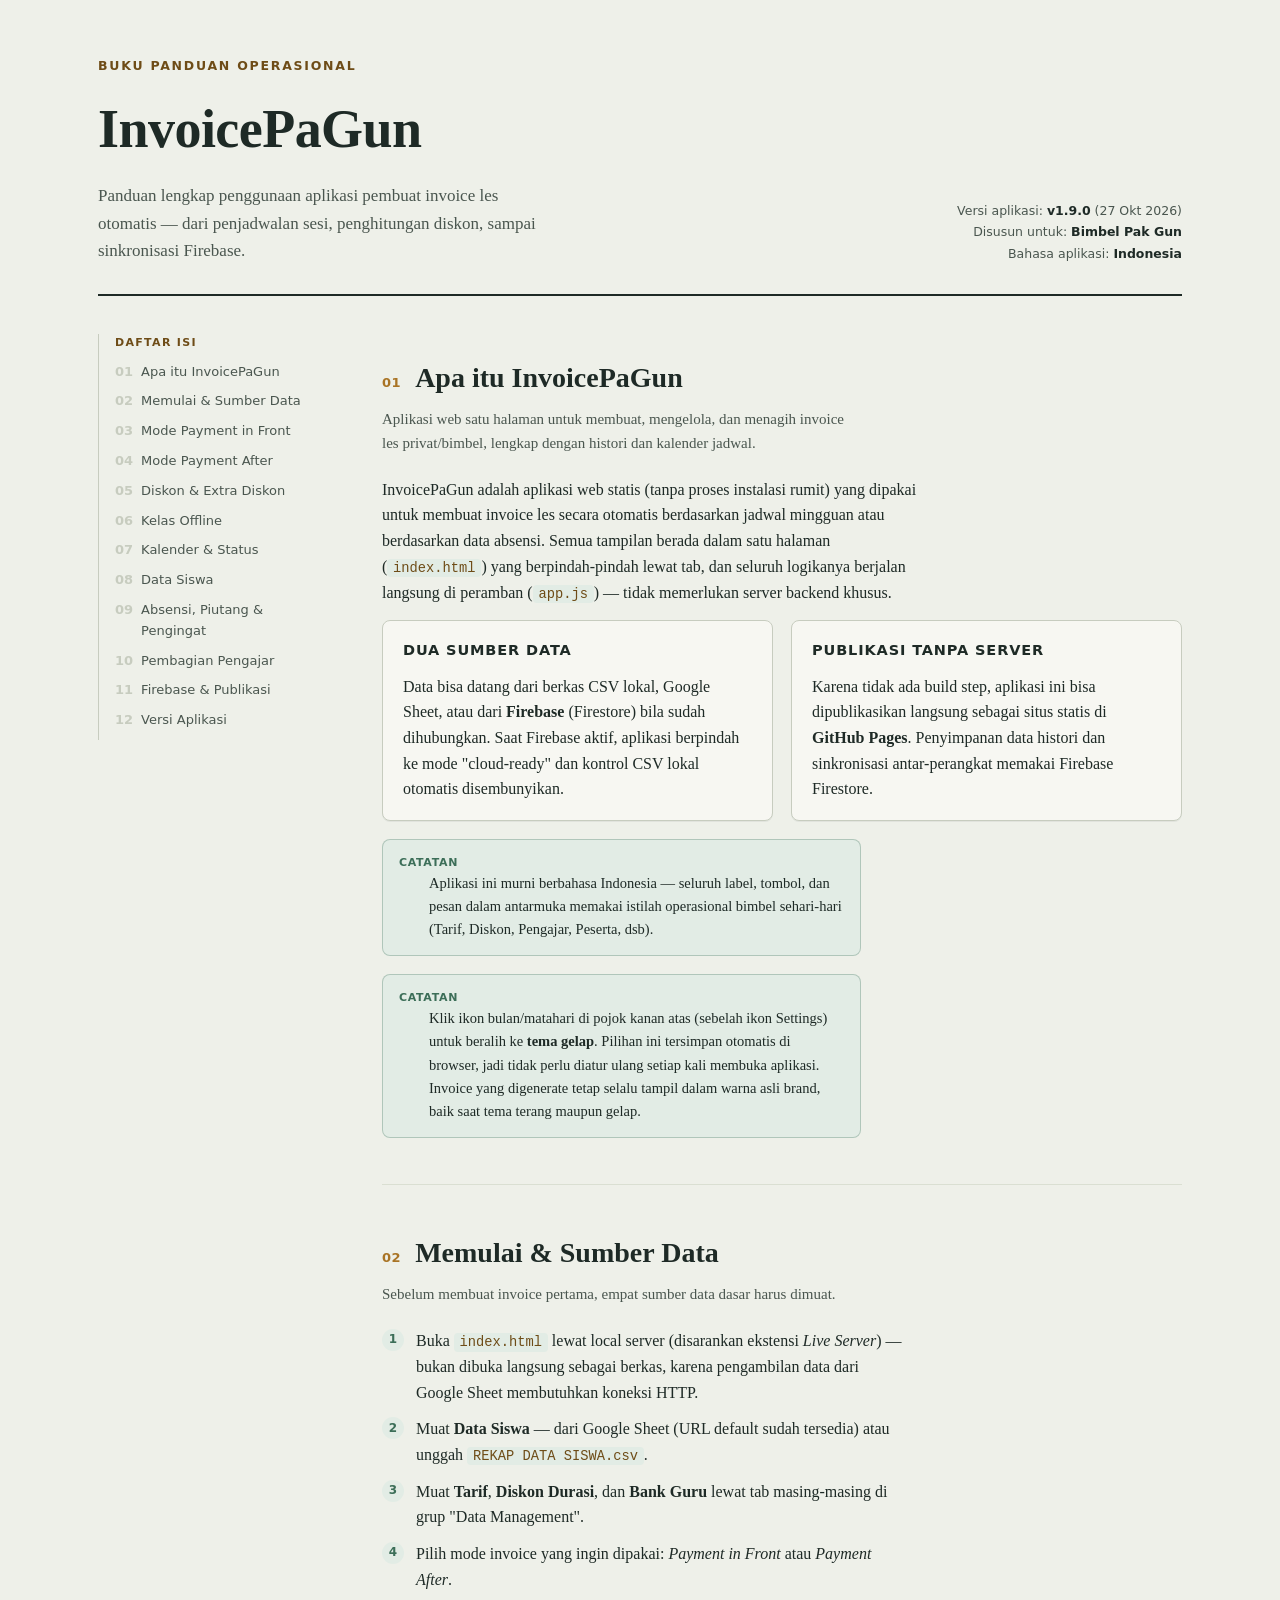
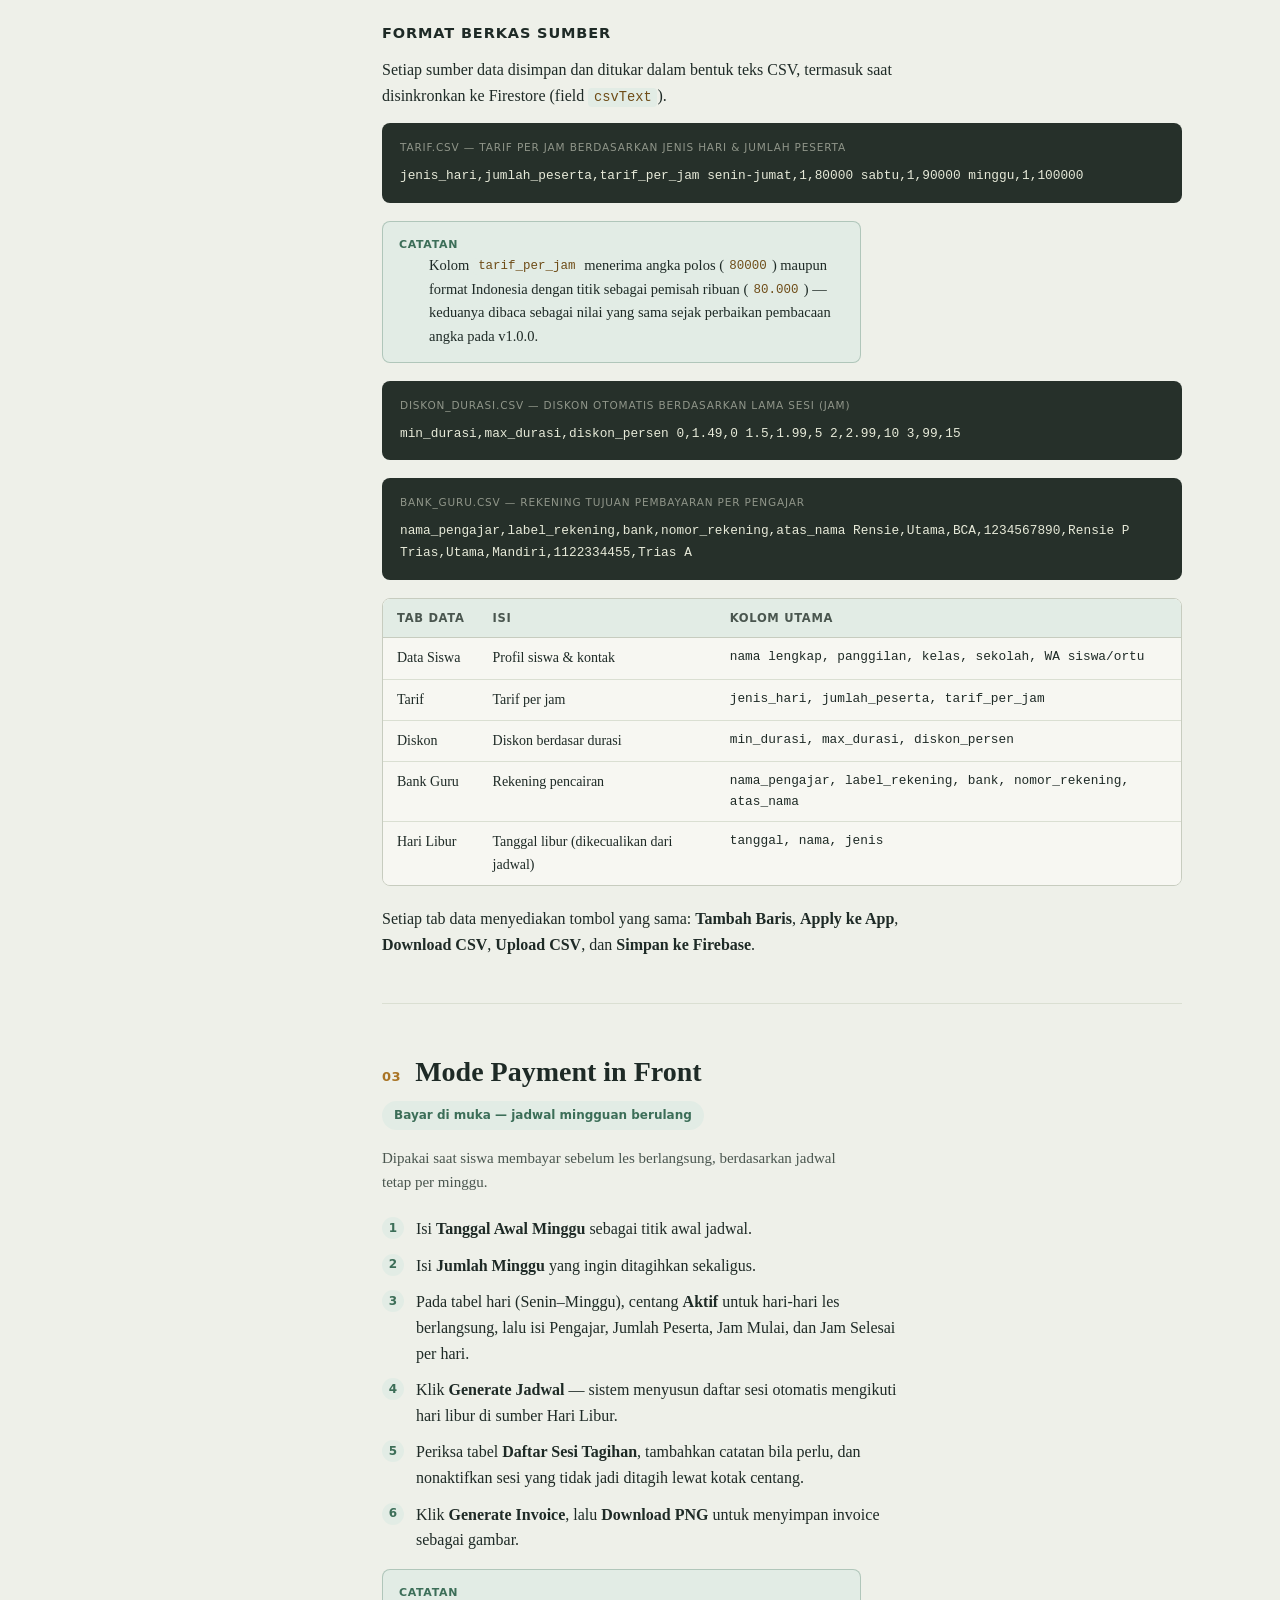
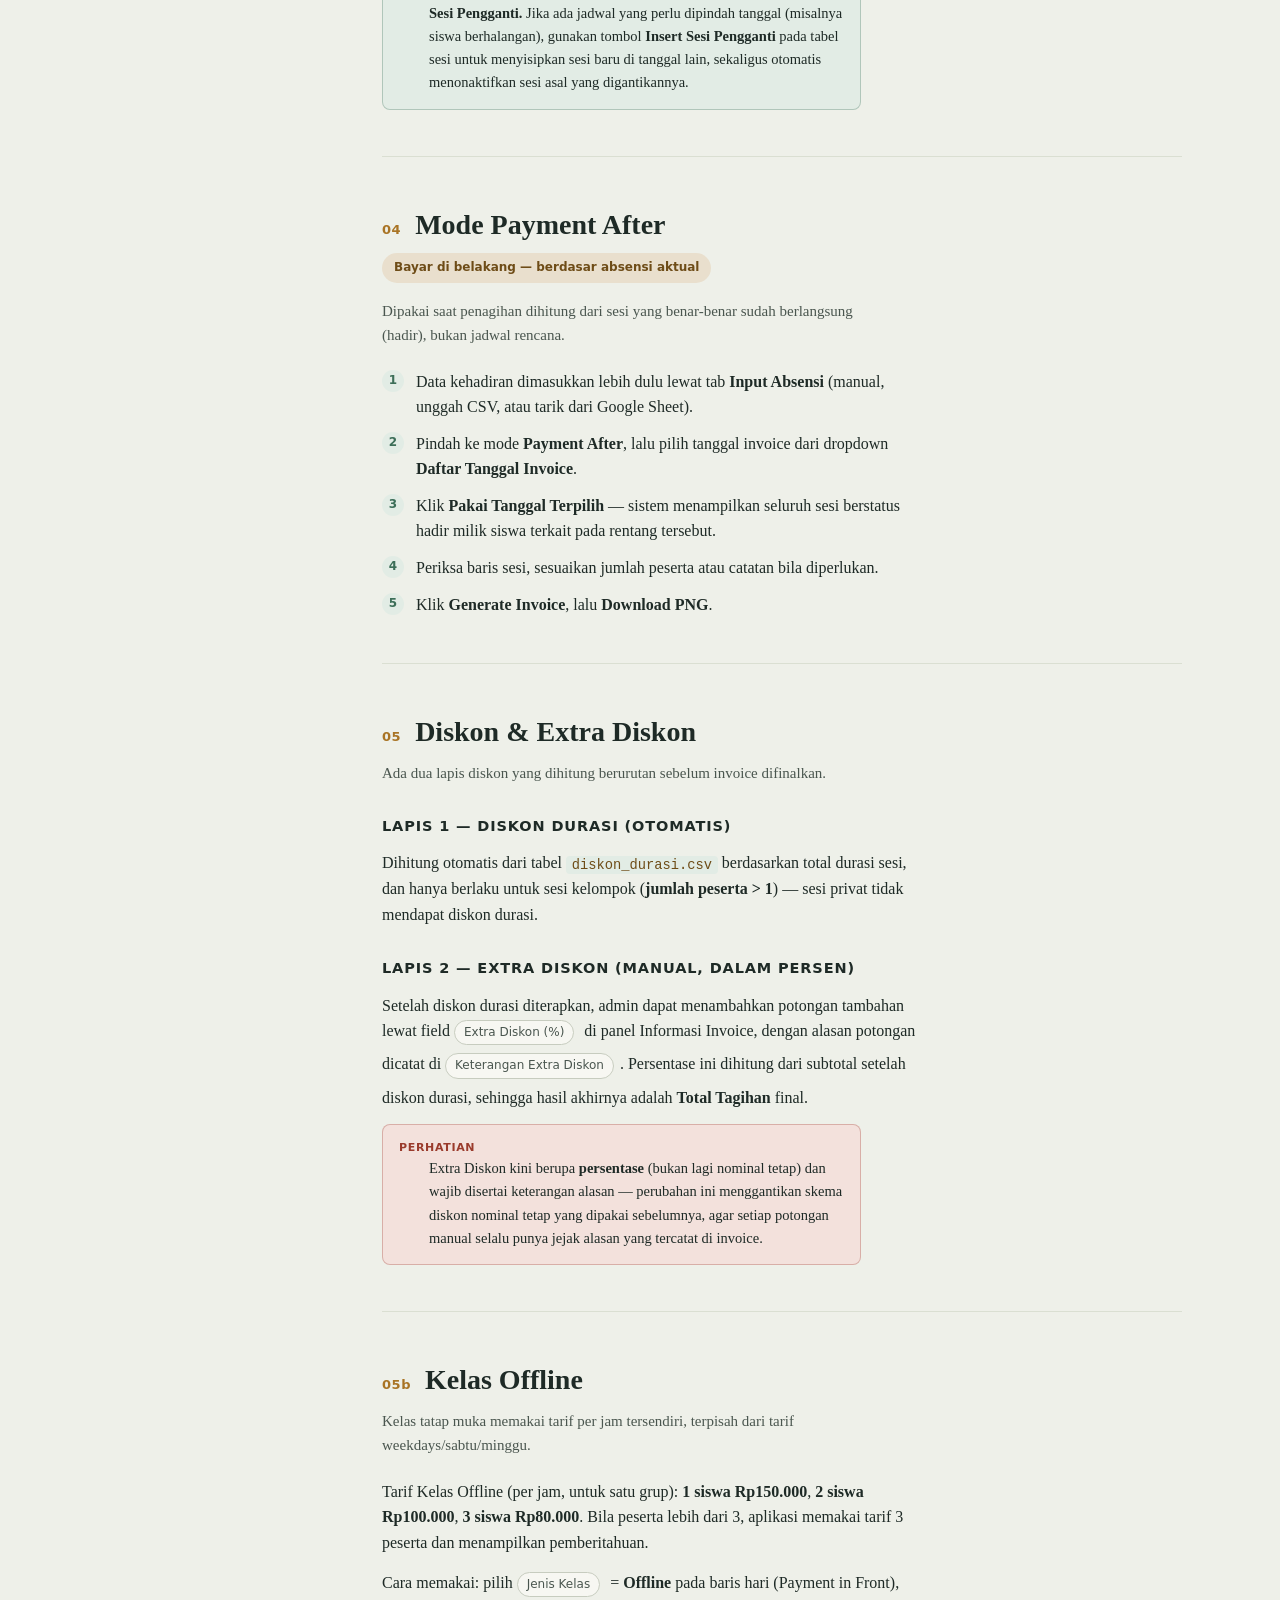
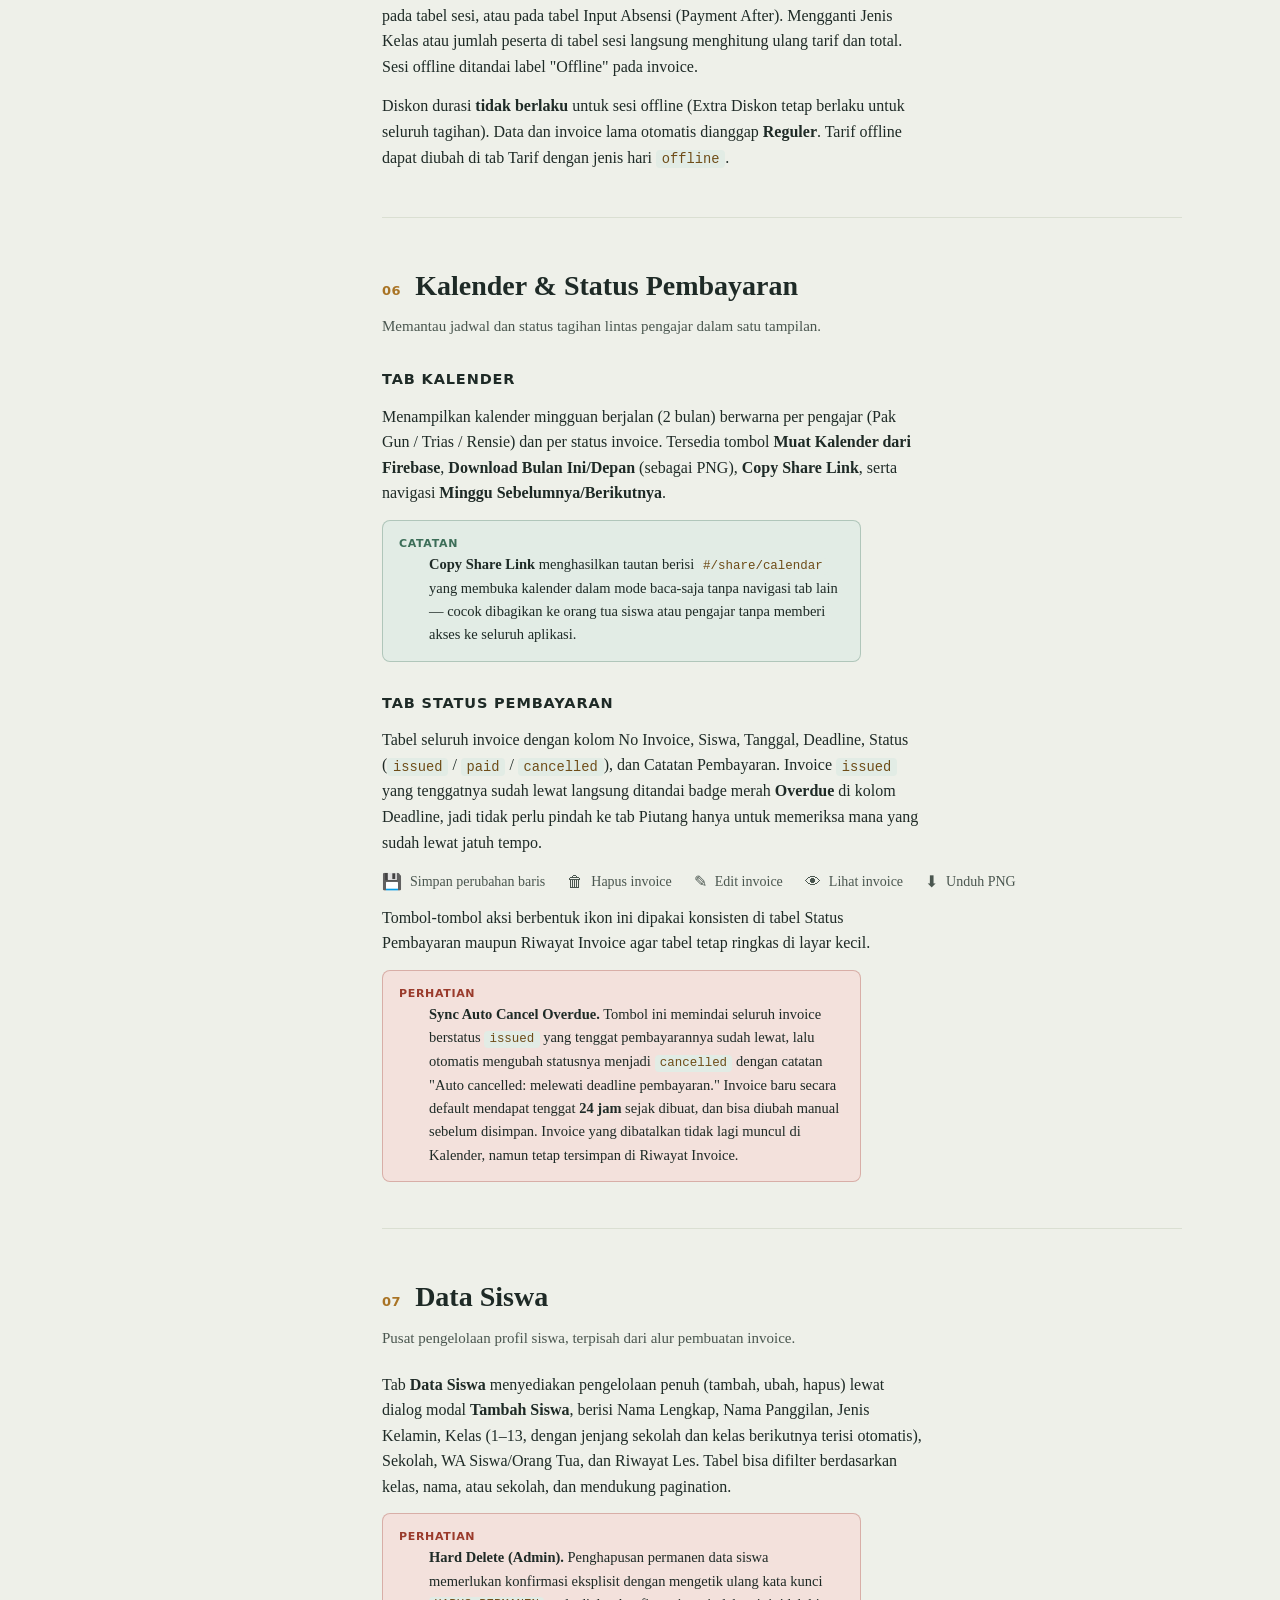
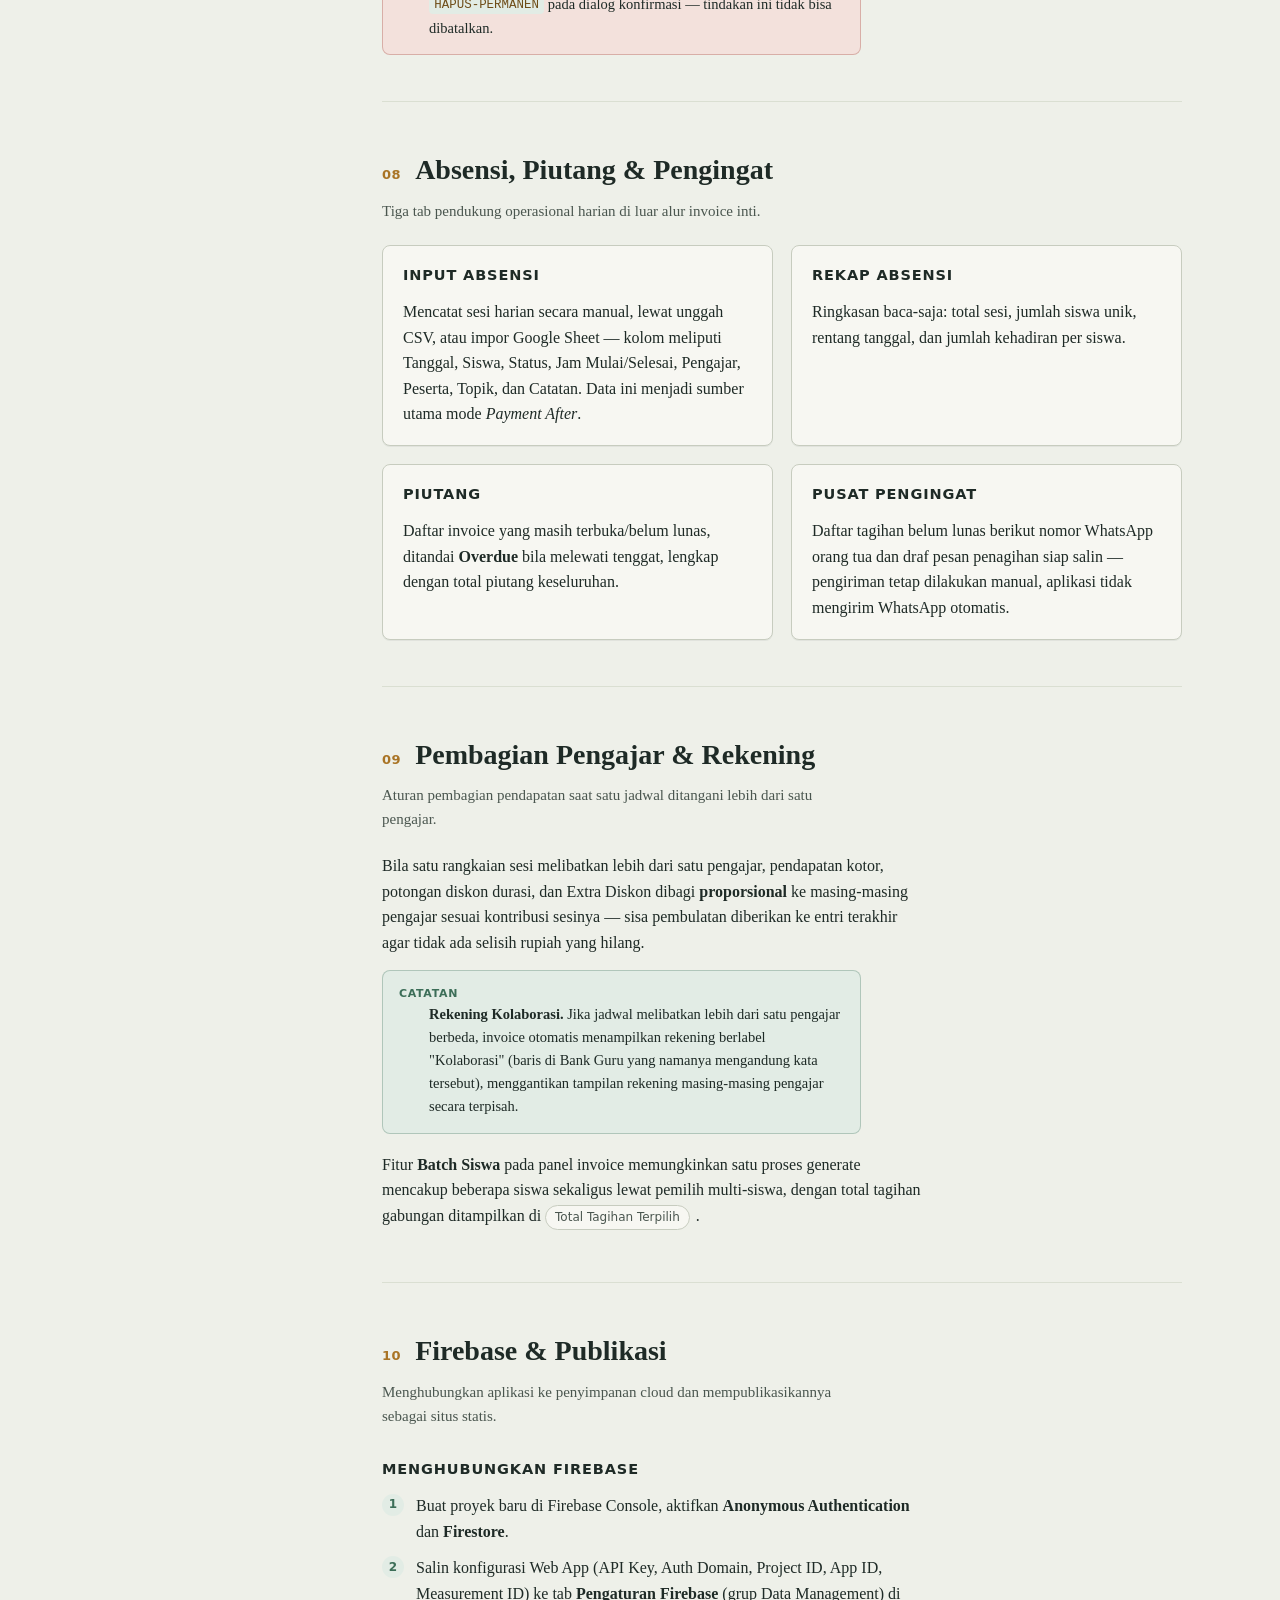
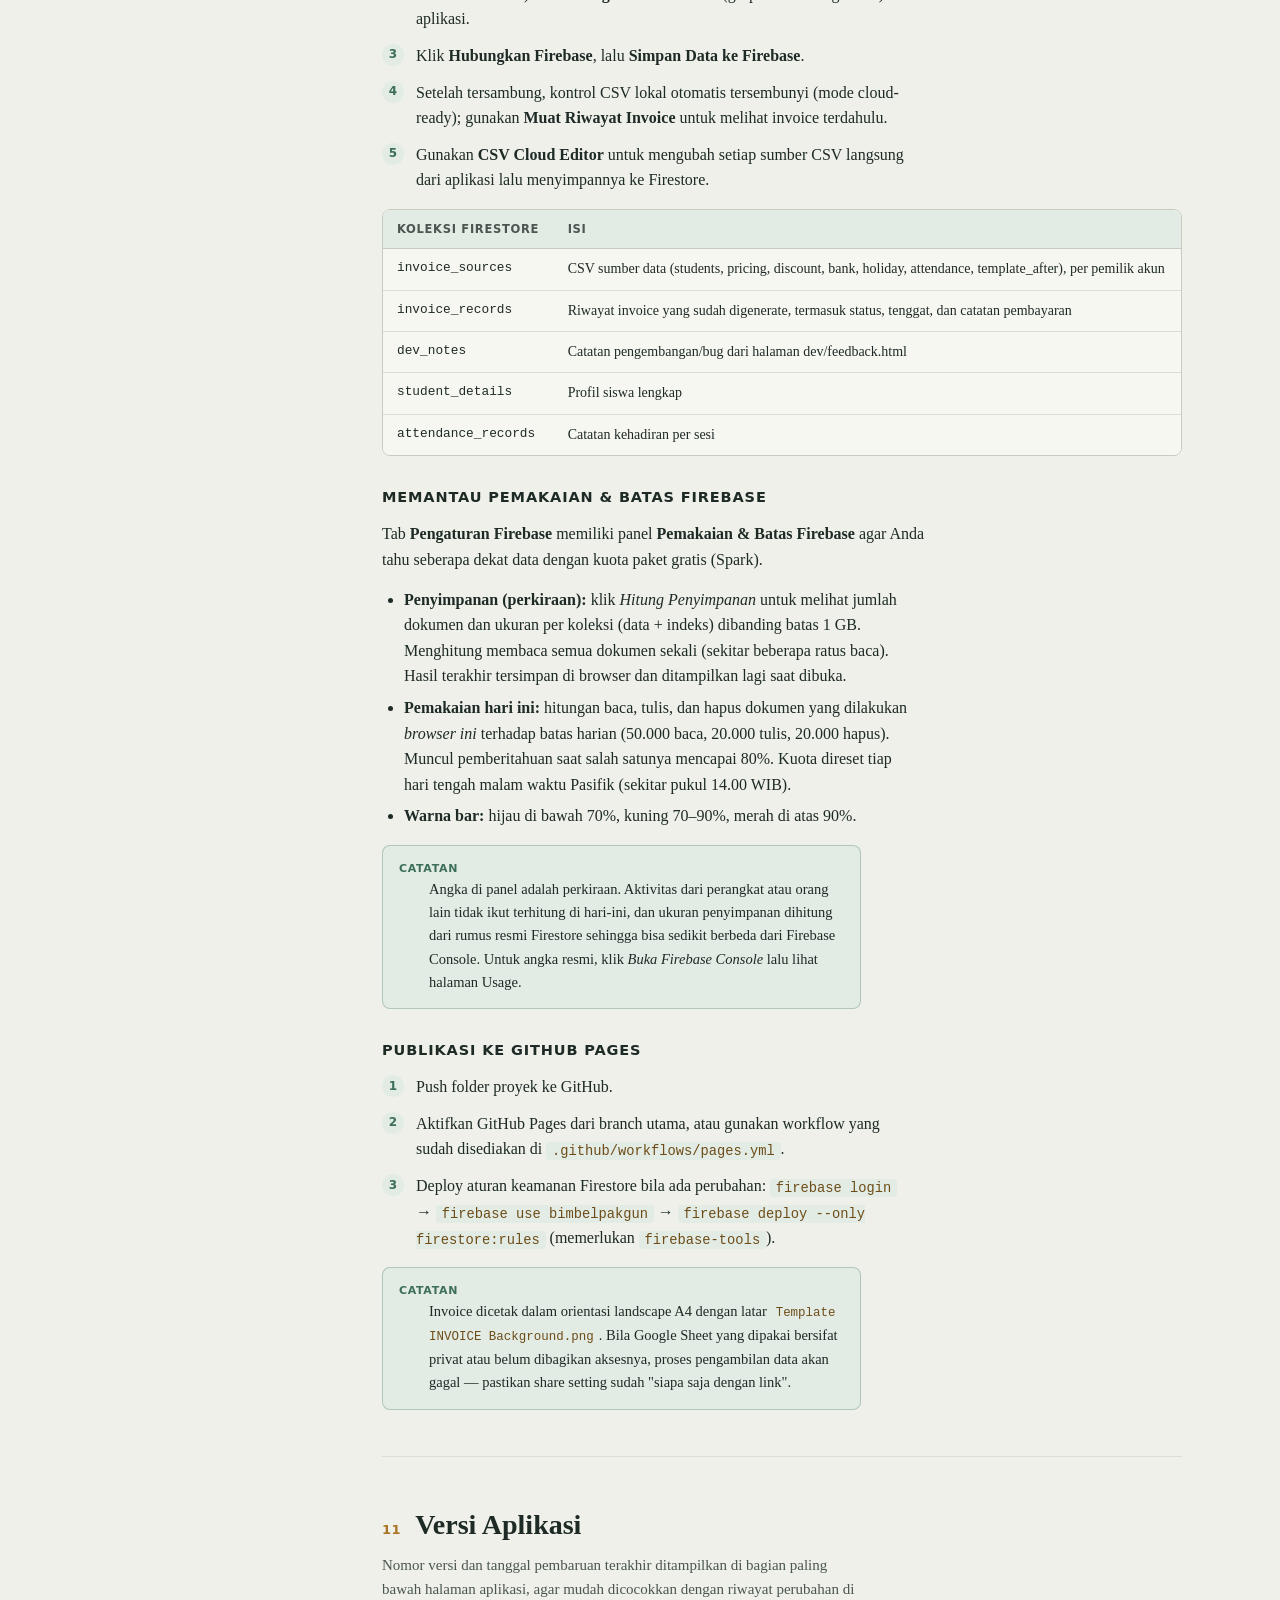
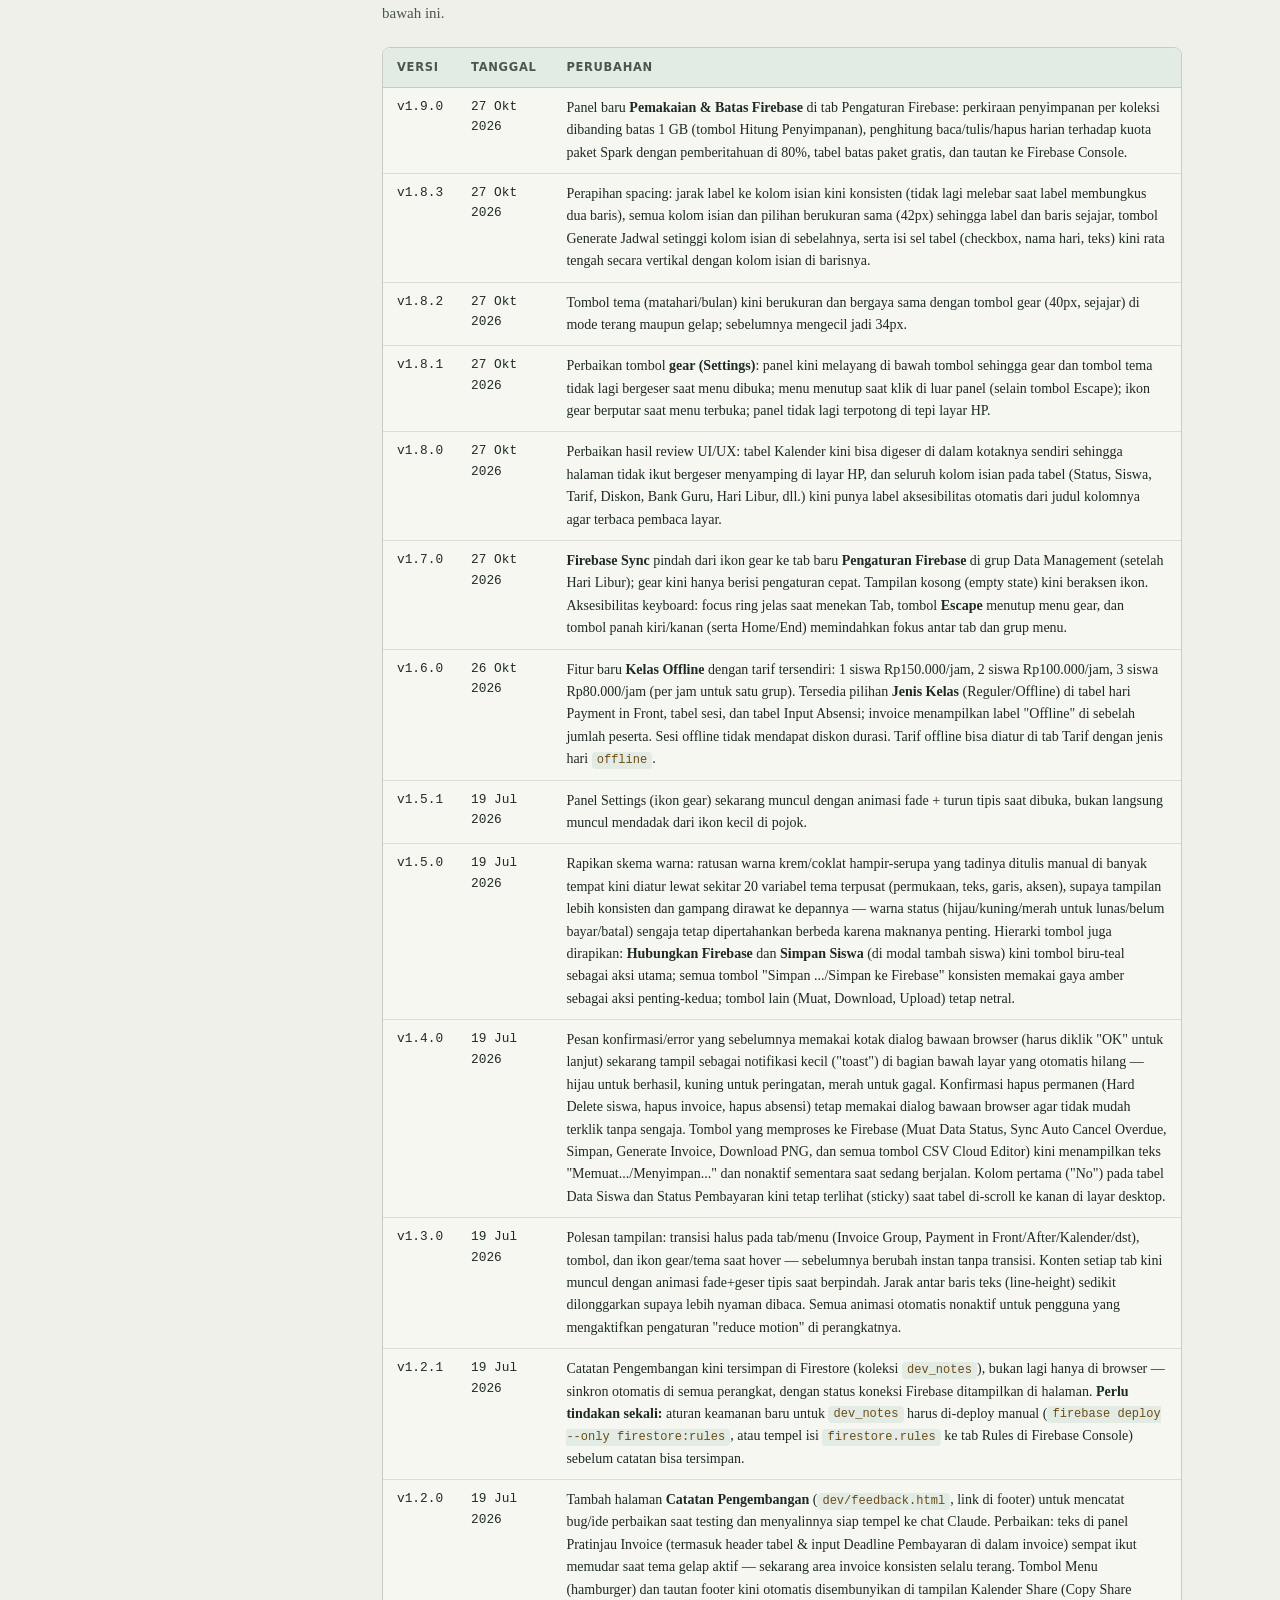
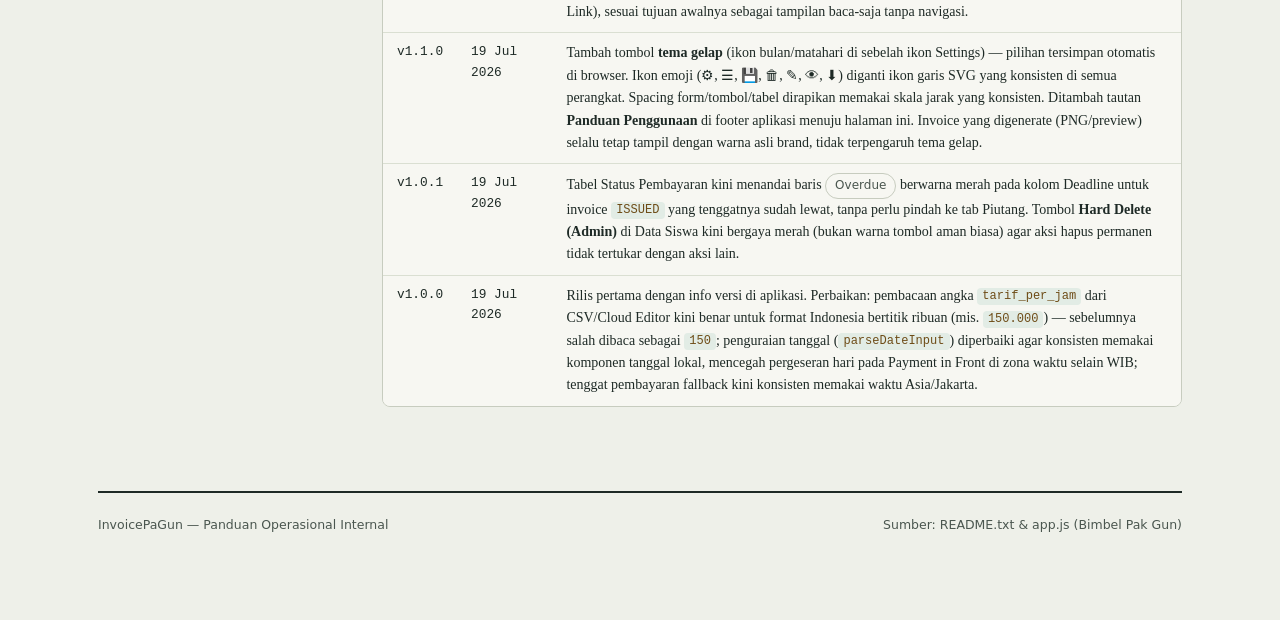
<file: docs/panduan.html>
<!DOCTYPE html>
<html lang="id">
<head>
<meta charset="UTF-8">
<meta name="viewport" content="width=device-width, initial-scale=1.0">
<title>Panduan Penggunaan InvoicePaGun</title>
<style>
  :root{
    --bg: #eef0e9;
    --bg-raised: #f7f7f2;
    --ink: #1e2a26;
    --ink-soft: #4a564f;
    --line: #c7ccbf;
    --line-soft: #dadfd2;
    --accent: #a97425;
    --accent-ink: #6e4c17;
    --ledger: #3c6e58;
    --ledger-soft: #e2ece5;
    --warn: #9a3b2c;
    --warn-soft: #f3e1dc;
    --code-bg: #26302a;
    --code-ink: #e7ead9;
    --shadow: 0 1px 0 rgba(30,42,38,0.06);
  }
  @media (prefers-color-scheme: dark){
    :root{
      --bg: #161c19;
      --bg-raised: #1e2622;
      --ink: #e9ede3;
      --ink-soft: #adb7a7;
      --line: #37423b;
      --line-soft: #2b352f;
      --accent: #d9a44e;
      --accent-ink: #f0c383;
      --ledger: #7fbf9c;
      --ledger-soft: #223129;
      --warn: #e0917f;
      --warn-soft: #34211d;
      --code-bg: #10160f;
      --code-ink: #dbe6d3;
    }
  }
  :root[data-theme="dark"]{
    --bg: #161c19;
    --bg-raised: #1e2622;
    --ink: #e9ede3;
    --ink-soft: #adb7a7;
    --line: #37423b;
    --line-soft: #2b352f;
    --accent: #d9a44e;
    --accent-ink: #f0c383;
    --ledger: #7fbf9c;
    --ledger-soft: #223129;
    --warn: #e0917f;
    --warn-soft: #34211d;
    --code-bg: #10160f;
    --code-ink: #dbe6d3;
  }
  :root[data-theme="light"]{
    --bg: #eef0e9;
    --bg-raised: #f7f7f2;
    --ink: #1e2a26;
    --ink-soft: #4a564f;
    --line: #c7ccbf;
    --line-soft: #dadfd2;
    --accent: #a97425;
    --accent-ink: #6e4c17;
    --ledger: #3c6e58;
    --ledger-soft: #e2ece5;
    --warn: #9a3b2c;
    --warn-soft: #f3e1dc;
    --code-bg: #26302a;
    --code-ink: #e7ead9;
  }

  *{box-sizing:border-box;}
  html,body{margin:0;padding:0;}
  body{
    background:var(--bg);
    color:var(--ink);
    font-family: "Iowan Old Style","Palatino Linotype",Palatino,Georgia,"Noto Serif",serif;
    line-height:1.6;
    -webkit-font-smoothing:antialiased;
  }
  ::selection{ background:var(--accent); color:#1b1204; }

  a{ color:var(--ledger); text-decoration-thickness:1px; text-underline-offset:2px; }
  a:focus-visible, button:focus-visible, summary:focus-visible{
    outline:2px solid var(--accent); outline-offset:2px; border-radius:2px;
  }

  .page{
    max-width:1180px;
    margin:0 auto;
    padding:0 clamp(18px,4vw,48px) 96px;
  }

  /* ---------- Masthead ---------- */
  .masthead{
    padding:56px 0 30px;
    border-bottom:2px solid var(--ink);
    display:flex;
    flex-wrap:wrap;
    justify-content:space-between;
    align-items:flex-end;
    gap:24px;
  }
  .masthead .eyebrow{
    font-family:"Avenir Next","Segoe UI",system-ui,sans-serif;
    font-size:12.5px;
    letter-spacing:.14em;
    text-transform:uppercase;
    color:var(--accent-ink);
    font-weight:600;
    margin:0 0 10px;
  }
  .masthead h1{
    font-size:clamp(34px,5vw,54px);
    margin:0;
    font-weight:600;
    letter-spacing:-0.01em;
    text-wrap:balance;
  }
  .masthead .tagline{
    margin:10px 0 0;
    color:var(--ink-soft);
    font-size:17px;
    max-width:52ch;
  }
  .masthead .meta{
    font-family:"Avenir Next","Segoe UI",system-ui,sans-serif;
    font-size:12.5px;
    color:var(--ink-soft);
    text-align:right;
    line-height:1.7;
  }
  .masthead .meta strong{ color:var(--ink); }

  /* ---------- Layout: sidebar + content ---------- */
  .layout{
    display:grid;
    grid-template-columns: 232px 1fr;
    gap:52px;
    margin-top:38px;
    align-items:start;
  }
  @media (max-width: 860px){
    .layout{ grid-template-columns: 1fr; }
  }

  nav.toc{
    position:sticky;
    top:24px;
    font-family:"Avenir Next","Segoe UI",system-ui,sans-serif;
    font-size:13px;
    border-left:1px solid var(--line);
    padding-left:16px;
  }
  @media (max-width:860px){ nav.toc{ position:static; border-left:none; padding-left:0; } }
  nav.toc .toc-label{
    text-transform:uppercase;
    letter-spacing:.12em;
    font-size:11px;
    font-weight:700;
    color:var(--accent-ink);
    margin-bottom:10px;
  }
  nav.toc ol{ list-style:none; margin:0; padding:0; counter-reset:tocnum; }
  nav.toc li{ counter-increment:tocnum; margin:0 0 9px; }
  nav.toc a{
    color:var(--ink-soft);
    text-decoration:none;
    display:flex;
    gap:8px;
  }
  nav.toc a:hover{ color:var(--ink); }
  nav.toc a::before{
    content: counter(tocnum,decimal-leading-zero);
    font-variant-numeric: tabular-nums;
    color:var(--line);
    font-weight:600;
  }

  main{ min-width:0; }

  section.chapter{
    padding-top:46px;
    margin-top:46px;
    border-top:1px solid var(--line-soft);
    scroll-margin-top:20px;
  }
  section.chapter:first-child{ border-top:none; margin-top:22px; padding-top:0; }

  .chapter-head{
    display:flex;
    align-items:baseline;
    gap:14px;
    margin-bottom:6px;
  }
  .chapter-num{
    font-family:"Avenir Next","Segoe UI",system-ui,sans-serif;
    font-size:13px;
    font-weight:700;
    color:var(--accent);
    letter-spacing:.04em;
  }
  h2{
    font-size:clamp(22px,3vw,28px);
    margin:0;
    font-weight:600;
    text-wrap:balance;
  }
  .chapter-sub{
    color:var(--ink-soft);
    font-size:15px;
    margin:6px 0 22px;
    max-width:64ch;
  }
  h3{
    font-family:"Avenir Next","Segoe UI",system-ui,sans-serif;
    font-size:14.5px;
    text-transform:uppercase;
    letter-spacing:.06em;
    font-weight:700;
    color:var(--ink);
    margin:30px 0 12px;
  }
  p{ margin:0 0 14px; max-width:68ch; }
  ul, ol.steps{ margin:0 0 16px; padding-left:22px; max-width:66ch; }
  li{ margin-bottom:6px; }
  ol.steps{ list-style:none; padding-left:0; counter-reset:stepnum; }
  ol.steps li{
    counter-increment:stepnum;
    position:relative;
    padding-left:34px;
    margin-bottom:11px;
  }
  ol.steps li::before{
    content: counter(stepnum);
    position:absolute; left:0; top:1px;
    width:22px; height:22px;
    border-radius:50%;
    background:var(--ledger-soft);
    color:var(--ledger);
    font-family:"Avenir Next","Segoe UI",system-ui,sans-serif;
    font-size:12px;
    font-weight:700;
    display:flex; align-items:center; justify-content:center;
    font-variant-numeric: tabular-nums;
  }

  code, .kbd{
    font-family: ui-monospace, "SF Mono", "Cascadia Code", Menlo, Consolas, monospace;
    font-size:.86em;
    background:var(--ledger-soft);
    color:var(--accent-ink);
    padding:.12em .42em;
    border-radius:4px;
  }

  .field-tag{
    display:inline-block;
    font-family:"Avenir Next","Segoe UI",system-ui,sans-serif;
    font-size:12px;
    background:var(--bg-raised);
    border:1px solid var(--line);
    color:var(--ink-soft);
    padding:2px 9px;
    border-radius:20px;
    margin:0 6px 6px 0;
  }

  /* ---------- Panels / callouts ---------- */
  .panel{
    background:var(--bg-raised);
    border:1px solid var(--line);
    border-radius:8px;
    padding:18px 20px;
    margin:0 0 18px;
    box-shadow: var(--shadow);
  }
  .panel h3{ margin-top:0; }

  .note, .warn{
    border-radius:8px;
    padding:14px 16px 14px 46px;
    position:relative;
    margin:0 0 18px;
    max-width:66ch;
    font-size:14.5px;
  }
  .note{ background:var(--ledger-soft); color:var(--ink); border:1px solid color-mix(in srgb, var(--ledger) 30%, transparent); }
  .warn{ background:var(--warn-soft); color:var(--ink); border:1px solid color-mix(in srgb, var(--warn) 30%, transparent); }
  .note::before, .warn::before{
    position:absolute; left:16px; top:13px;
    font-family:"Avenir Next","Segoe UI",system-ui,sans-serif;
    font-weight:800; font-size:11px; letter-spacing:.06em;
  }
  .note::before{ content:"CATATAN"; color:var(--ledger); }
  .warn::before{ content:"PERHATIAN"; color:var(--warn); }
  .note p:last-child, .warn p:last-child{ margin-bottom:0; }
  .note{ padding-top:32px; }
  .warn{ padding-top:32px; }
  .note::before, .warn::before{ top:14px; }

  /* ---------- Tables ---------- */
  .table-wrap{ overflow-x:auto; margin:0 0 20px; border:1px solid var(--line); border-radius:8px; }
  table{ border-collapse:collapse; width:100%; min-width:480px; font-size:14px; background:var(--bg-raised); }
  thead th{
    text-align:left;
    font-family:"Avenir Next","Segoe UI",system-ui,sans-serif;
    font-size:11.5px;
    text-transform:uppercase;
    letter-spacing:.06em;
    color:var(--ink-soft);
    background:var(--ledger-soft);
    padding:10px 14px;
    border-bottom:1px solid var(--line);
    white-space:nowrap;
  }
  tbody td{
    padding:9px 14px;
    border-bottom:1px solid var(--line-soft);
    vertical-align:top;
  }
  tbody tr:last-child td{ border-bottom:none; }
  td.mono, th.mono{ font-family:ui-monospace,"SF Mono",Menlo,monospace; font-size:12.8px; }

  /* CSV sample block */
  .csv-block{
    background:var(--code-bg);
    color:var(--code-ink);
    border-radius:8px;
    padding:16px 18px;
    font-family:ui-monospace,"SF Mono",Menlo,Consolas,monospace;
    font-size:12.8px;
    line-height:1.7;
    overflow-x:auto;
    margin:0 0 18px;
  }
  .csv-block .caption{
    display:block;
    font-family:"Avenir Next","Segoe UI",system-ui,sans-serif;
    color: color-mix(in srgb, var(--code-ink) 55%, transparent);
    text-transform:uppercase;
    letter-spacing:.08em;
    font-size:10.5px;
    margin-bottom:8px;
  }

  /* Mode badges */
  .badge-row{ display:flex; gap:10px; flex-wrap:wrap; margin-bottom:16px; }
  .badge{
    font-family:"Avenir Next","Segoe UI",system-ui,sans-serif;
    font-size:12px;
    font-weight:700;
    padding:5px 12px;
    border-radius:20px;
  }
  .badge.front{ background:var(--ledger-soft); color:var(--ledger); }
  .badge.after{ background:color-mix(in srgb, var(--accent) 18%, var(--bg-raised)); color:var(--accent-ink); }

  /* Icon action legend */
  .icon-legend{ display:flex; flex-wrap:wrap; gap:10px 22px; margin:0 0 18px; }
  .icon-legend div{ display:flex; align-items:center; gap:8px; font-size:14px; color:var(--ink-soft); }
  .icon-legend span.ic{ font-size:16px; }

  /* Two-column feature grid */
  .grid2{ display:grid; grid-template-columns:1fr 1fr; gap:18px; margin-bottom:18px; }
  @media (max-width:640px){ .grid2{ grid-template-columns:1fr; } }
  .grid2 .panel{ margin-bottom:0; }

  footer{
    margin-top:64px;
    padding-top:22px;
    border-top:2px solid var(--ink);
    font-family:"Avenir Next","Segoe UI",system-ui,sans-serif;
    font-size:12.5px;
    color:var(--ink-soft);
    display:flex;
    justify-content:space-between;
    flex-wrap:wrap;
    gap:10px;
  }

  @media (prefers-reduced-motion: no-preference){
    section.chapter{ animation: fade-up .5s ease both; }
    @keyframes fade-up{ from{ opacity:0; transform:translateY(6px); } to{ opacity:1; transform:none; } }
  }
</style>
</head>
<body>

<div class="page">

  <header class="masthead">
    <div>
      <p class="eyebrow">Buku Panduan Operasional</p>
      <h1>InvoicePaGun</h1>
      <p class="tagline">Panduan lengkap penggunaan aplikasi pembuat invoice les otomatis — dari penjadwalan sesi, penghitungan diskon, sampai sinkronisasi Firebase.</p>
    </div>
    <div class="meta">
      Versi aplikasi: <strong>v1.9.0</strong> (27 Okt 2026)<br>
      Disusun untuk: <strong>Bimbel Pak Gun</strong><br>
      Bahasa aplikasi: <strong>Indonesia</strong>
    </div>
  </header>

  <div class="layout">
    <nav class="toc" aria-label="Daftar isi">
      <div class="toc-label">Daftar Isi</div>
      <ol>
        <li><a href="#ringkasan">Apa itu InvoicePaGun</a></li>
        <li><a href="#mulai">Memulai &amp; Sumber Data</a></li>
        <li><a href="#front">Mode Payment in Front</a></li>
        <li><a href="#after">Mode Payment After</a></li>
        <li><a href="#diskon">Diskon &amp; Extra Diskon</a></li>
        <li><a href="#kelas-offline">Kelas Offline</a></li>
        <li><a href="#kalender">Kalender &amp; Status</a></li>
        <li><a href="#siswa">Data Siswa</a></li>
        <li><a href="#operasional">Absensi, Piutang &amp; Pengingat</a></li>
        <li><a href="#pengajar">Pembagian Pengajar</a></li>
        <li><a href="#cloud">Firebase &amp; Publikasi</a></li>
        <li><a href="#versi">Versi Aplikasi</a></li>
      </ol>
    </nav>

    <main>

      <section class="chapter" id="ringkasan">
        <div class="chapter-head"><span class="chapter-num">01</span><h2>Apa itu InvoicePaGun</h2></div>
        <p class="chapter-sub">Aplikasi web satu halaman untuk membuat, mengelola, dan menagih invoice les privat/bimbel, lengkap dengan histori dan kalender jadwal.</p>

        <p>InvoicePaGun adalah aplikasi web statis (tanpa proses instalasi rumit) yang dipakai untuk membuat invoice les secara otomatis berdasarkan jadwal mingguan atau berdasarkan data absensi. Semua tampilan berada dalam satu halaman (<code>index.html</code>) yang berpindah-pindah lewat tab, dan seluruh logikanya berjalan langsung di peramban (<code>app.js</code>) — tidak memerlukan server backend khusus.</p>

        <div class="grid2">
          <div class="panel">
            <h3>Dua sumber data</h3>
            <p style="margin-bottom:0">Data bisa datang dari berkas CSV lokal, Google Sheet, atau dari <strong>Firebase</strong> (Firestore) bila sudah dihubungkan. Saat Firebase aktif, aplikasi berpindah ke mode "cloud-ready" dan kontrol CSV lokal otomatis disembunyikan.</p>
          </div>
          <div class="panel">
            <h3>Publikasi tanpa server</h3>
            <p style="margin-bottom:0">Karena tidak ada build step, aplikasi ini bisa dipublikasikan langsung sebagai situs statis di <strong>GitHub Pages</strong>. Penyimpanan data histori dan sinkronisasi antar-perangkat memakai Firebase Firestore.</p>
          </div>
        </div>

        <div class="note">
          <p>Aplikasi ini murni berbahasa Indonesia — seluruh label, tombol, dan pesan dalam antarmuka memakai istilah operasional bimbel sehari-hari (Tarif, Diskon, Pengajar, Peserta, dsb).</p>
        </div>

        <div class="note">
          <p>Klik ikon bulan/matahari di pojok kanan atas (sebelah ikon Settings) untuk beralih ke <strong>tema gelap</strong>. Pilihan ini tersimpan otomatis di browser, jadi tidak perlu diatur ulang setiap kali membuka aplikasi. Invoice yang digenerate tetap selalu tampil dalam warna asli brand, baik saat tema terang maupun gelap.</p>
        </div>
      </section>

      <section class="chapter" id="mulai">
        <div class="chapter-head"><span class="chapter-num">02</span><h2>Memulai &amp; Sumber Data</h2></div>
        <p class="chapter-sub">Sebelum membuat invoice pertama, empat sumber data dasar harus dimuat.</p>

        <ol class="steps">
          <li>Buka <code>index.html</code> lewat local server (disarankan ekstensi <em>Live Server</em>) — bukan dibuka langsung sebagai berkas, karena pengambilan data dari Google Sheet membutuhkan koneksi HTTP.</li>
          <li>Muat <strong>Data Siswa</strong> — dari Google Sheet (URL default sudah tersedia) atau unggah <code>REKAP DATA SISWA.csv</code>.</li>
          <li>Muat <strong>Tarif</strong>, <strong>Diskon Durasi</strong>, dan <strong>Bank Guru</strong> lewat tab masing-masing di grup "Data Management".</li>
          <li>Pilih mode invoice yang ingin dipakai: <em>Payment in Front</em> atau <em>Payment After</em>.</li>
        </ol>

        <h3>Format berkas sumber</h3>
        <p>Setiap sumber data disimpan dan ditukar dalam bentuk teks CSV, termasuk saat disinkronkan ke Firestore (field <code>csvText</code>).</p>

        <div class="csv-block"><span class="caption">tarif.csv — tarif per jam berdasarkan jenis hari &amp; jumlah peserta</span>jenis_hari,jumlah_peserta,tarif_per_jam
senin-jumat,1,80000
sabtu,1,90000
minggu,1,100000</div>

        <div class="note">
          <p>Kolom <code>tarif_per_jam</code> menerima angka polos (<code>80000</code>) maupun format Indonesia dengan titik sebagai pemisah ribuan (<code>80.000</code>) — keduanya dibaca sebagai nilai yang sama sejak perbaikan pembacaan angka pada v1.0.0.</p>
        </div>

        <div class="csv-block"><span class="caption">diskon_durasi.csv — diskon otomatis berdasarkan lama sesi (jam)</span>min_durasi,max_durasi,diskon_persen
0,1.49,0
1.5,1.99,5
2,2.99,10
3,99,15</div>

        <div class="csv-block"><span class="caption">bank_guru.csv — rekening tujuan pembayaran per pengajar</span>nama_pengajar,label_rekening,bank,nomor_rekening,atas_nama
Rensie,Utama,BCA,1234567890,Rensie P
Trias,Utama,Mandiri,1122334455,Trias A</div>

        <div class="table-wrap">
          <table>
            <thead><tr><th>Tab Data</th><th>Isi</th><th>Kolom Utama</th></tr></thead>
            <tbody>
              <tr><td>Data Siswa</td><td>Profil siswa &amp; kontak</td><td class="mono">nama lengkap, panggilan, kelas, sekolah, WA siswa/ortu</td></tr>
              <tr><td>Tarif</td><td>Tarif per jam</td><td class="mono">jenis_hari, jumlah_peserta, tarif_per_jam</td></tr>
              <tr><td>Diskon</td><td>Diskon berdasar durasi</td><td class="mono">min_durasi, max_durasi, diskon_persen</td></tr>
              <tr><td>Bank Guru</td><td>Rekening pencairan</td><td class="mono">nama_pengajar, label_rekening, bank, nomor_rekening, atas_nama</td></tr>
              <tr><td>Hari Libur</td><td>Tanggal libur (dikecualikan dari jadwal)</td><td class="mono">tanggal, nama, jenis</td></tr>
            </tbody>
          </table>
        </div>

        <p>Setiap tab data menyediakan tombol yang sama: <strong>Tambah Baris</strong>, <strong>Apply ke App</strong>, <strong>Download CSV</strong>, <strong>Upload CSV</strong>, dan <strong>Simpan ke Firebase</strong>.</p>
      </section>

      <section class="chapter" id="front">
        <div class="chapter-head"><span class="chapter-num">03</span><h2>Mode Payment in Front</h2></div>
        <div class="badge-row"><span class="badge front">Bayar di muka — jadwal mingguan berulang</span></div>
        <p class="chapter-sub">Dipakai saat siswa membayar sebelum les berlangsung, berdasarkan jadwal tetap per minggu.</p>

        <ol class="steps">
          <li>Isi <strong>Tanggal Awal Minggu</strong> sebagai titik awal jadwal.</li>
          <li>Isi <strong>Jumlah Minggu</strong> yang ingin ditagihkan sekaligus.</li>
          <li>Pada tabel hari (Senin–Minggu), centang <strong>Aktif</strong> untuk hari-hari les berlangsung, lalu isi Pengajar, Jumlah Peserta, Jam Mulai, dan Jam Selesai per hari.</li>
          <li>Klik <strong>Generate Jadwal</strong> — sistem menyusun daftar sesi otomatis mengikuti hari libur di sumber Hari Libur.</li>
          <li>Periksa tabel <strong>Daftar Sesi Tagihan</strong>, tambahkan catatan bila perlu, dan nonaktifkan sesi yang tidak jadi ditagih lewat kotak centang.</li>
          <li>Klik <strong>Generate Invoice</strong>, lalu <strong>Download PNG</strong> untuk menyimpan invoice sebagai gambar.</li>
        </ol>

        <div class="note">
          <p><strong>Sesi Pengganti.</strong> Jika ada jadwal yang perlu dipindah tanggal (misalnya siswa berhalangan), gunakan tombol <strong>Insert Sesi Pengganti</strong> pada tabel sesi untuk menyisipkan sesi baru di tanggal lain, sekaligus otomatis menonaktifkan sesi asal yang digantikannya.</p>
        </div>
      </section>

      <section class="chapter" id="after">
        <div class="chapter-head"><span class="chapter-num">04</span><h2>Mode Payment After</h2></div>
        <div class="badge-row"><span class="badge after">Bayar di belakang — berdasar absensi aktual</span></div>
        <p class="chapter-sub">Dipakai saat penagihan dihitung dari sesi yang benar-benar sudah berlangsung (hadir), bukan jadwal rencana.</p>

        <ol class="steps">
          <li>Data kehadiran dimasukkan lebih dulu lewat tab <strong>Input Absensi</strong> (manual, unggah CSV, atau tarik dari Google Sheet).</li>
          <li>Pindah ke mode <strong>Payment After</strong>, lalu pilih tanggal invoice dari dropdown <strong>Daftar Tanggal Invoice</strong>.</li>
          <li>Klik <strong>Pakai Tanggal Terpilih</strong> — sistem menampilkan seluruh sesi berstatus hadir milik siswa terkait pada rentang tersebut.</li>
          <li>Periksa baris sesi, sesuaikan jumlah peserta atau catatan bila diperlukan.</li>
          <li>Klik <strong>Generate Invoice</strong>, lalu <strong>Download PNG</strong>.</li>
        </ol>
      </section>

      <section class="chapter" id="diskon">
        <div class="chapter-head"><span class="chapter-num">05</span><h2>Diskon &amp; Extra Diskon</h2></div>
        <p class="chapter-sub">Ada dua lapis diskon yang dihitung berurutan sebelum invoice difinalkan.</p>

        <h3>Lapis 1 — Diskon Durasi (otomatis)</h3>
        <p>Dihitung otomatis dari tabel <code>diskon_durasi.csv</code> berdasarkan total durasi sesi, dan hanya berlaku untuk sesi kelompok (<strong>jumlah peserta &gt; 1</strong>) — sesi privat tidak mendapat diskon durasi.</p>

        <h3>Lapis 2 — Extra Diskon (manual, dalam persen)</h3>
        <p>Setelah diskon durasi diterapkan, admin dapat menambahkan potongan tambahan lewat field <span class="field-tag">Extra Diskon (%)</span> di panel Informasi Invoice, dengan alasan potongan dicatat di <span class="field-tag">Keterangan Extra Diskon</span>. Persentase ini dihitung dari subtotal setelah diskon durasi, sehingga hasil akhirnya adalah <strong>Total Tagihan</strong> final.</p>

        <div class="warn">
          <p>Extra Diskon kini berupa <strong>persentase</strong> (bukan lagi nominal tetap) dan wajib disertai keterangan alasan — perubahan ini menggantikan skema diskon nominal tetap yang dipakai sebelumnya, agar setiap potongan manual selalu punya jejak alasan yang tercatat di invoice.</p>
        </div>
      </section>

      <section class="chapter" id="kelas-offline">
        <div class="chapter-head"><span class="chapter-num">05b</span><h2>Kelas Offline</h2></div>
        <p class="chapter-sub">Kelas tatap muka memakai tarif per jam tersendiri, terpisah dari tarif weekdays/sabtu/minggu.</p>

        <p>Tarif Kelas Offline (per jam, untuk satu grup): <strong>1 siswa Rp150.000</strong>, <strong>2 siswa Rp100.000</strong>, <strong>3 siswa Rp80.000</strong>. Bila peserta lebih dari 3, aplikasi memakai tarif 3 peserta dan menampilkan pemberitahuan.</p>
        <p>Cara memakai: pilih <span class="field-tag">Jenis Kelas</span> = <strong>Offline</strong> pada baris hari (Payment in Front), pada tabel sesi, atau pada tabel Input Absensi (Payment After). Mengganti Jenis Kelas atau jumlah peserta di tabel sesi langsung menghitung ulang tarif dan total. Sesi offline ditandai label "Offline" pada invoice.</p>
        <p>Diskon durasi <strong>tidak berlaku</strong> untuk sesi offline (Extra Diskon tetap berlaku untuk seluruh tagihan). Data dan invoice lama otomatis dianggap <strong>Reguler</strong>. Tarif offline dapat diubah di tab Tarif dengan jenis hari <code>offline</code>.</p>
      </section>

      <section class="chapter" id="kalender">
        <div class="chapter-head"><span class="chapter-num">06</span><h2>Kalender &amp; Status Pembayaran</h2></div>
        <p class="chapter-sub">Memantau jadwal dan status tagihan lintas pengajar dalam satu tampilan.</p>

        <h3>Tab Kalender</h3>
        <p>Menampilkan kalender mingguan berjalan (2 bulan) berwarna per pengajar (Pak Gun / Trias / Rensie) dan per status invoice. Tersedia tombol <strong>Muat Kalender dari Firebase</strong>, <strong>Download Bulan Ini/Depan</strong> (sebagai PNG), <strong>Copy Share Link</strong>, serta navigasi <strong>Minggu Sebelumnya/Berikutnya</strong>.</p>

        <div class="note">
          <p><strong>Copy Share Link</strong> menghasilkan tautan berisi <code>#/share/calendar</code> yang membuka kalender dalam mode baca-saja tanpa navigasi tab lain — cocok dibagikan ke orang tua siswa atau pengajar tanpa memberi akses ke seluruh aplikasi.</p>
        </div>

        <h3>Tab Status Pembayaran</h3>
        <p>Tabel seluruh invoice dengan kolom No Invoice, Siswa, Tanggal, Deadline, Status (<code>issued</code> / <code>paid</code> / <code>cancelled</code>), dan Catatan Pembayaran. Invoice <code>issued</code> yang tenggatnya sudah lewat langsung ditandai badge merah <strong>Overdue</strong> di kolom Deadline, jadi tidak perlu pindah ke tab Piutang hanya untuk memeriksa mana yang sudah lewat jatuh tempo.</p>

        <div class="icon-legend">
          <div><span class="ic">💾</span> Simpan perubahan baris</div>
          <div><span class="ic">🗑</span> Hapus invoice</div>
          <div><span class="ic">✎</span> Edit invoice</div>
          <div><span class="ic">👁</span> Lihat invoice</div>
          <div><span class="ic">⬇</span> Unduh PNG</div>
        </div>
        <p style="margin-top:-8px">Tombol-tombol aksi berbentuk ikon ini dipakai konsisten di tabel Status Pembayaran maupun Riwayat Invoice agar tabel tetap ringkas di layar kecil.</p>

        <div class="warn">
          <p><strong>Sync Auto Cancel Overdue.</strong> Tombol ini memindai seluruh invoice berstatus <code>issued</code> yang tenggat pembayarannya sudah lewat, lalu otomatis mengubah statusnya menjadi <code>cancelled</code> dengan catatan "Auto cancelled: melewati deadline pembayaran." Invoice baru secara default mendapat tenggat <strong>24 jam</strong> sejak dibuat, dan bisa diubah manual sebelum disimpan. Invoice yang dibatalkan tidak lagi muncul di Kalender, namun tetap tersimpan di Riwayat Invoice.</p>
        </div>
      </section>

      <section class="chapter" id="siswa">
        <div class="chapter-head"><span class="chapter-num">07</span><h2>Data Siswa</h2></div>
        <p class="chapter-sub">Pusat pengelolaan profil siswa, terpisah dari alur pembuatan invoice.</p>

        <p>Tab <strong>Data Siswa</strong> menyediakan pengelolaan penuh (tambah, ubah, hapus) lewat dialog modal <strong>Tambah Siswa</strong>, berisi Nama Lengkap, Nama Panggilan, Jenis Kelamin, Kelas (1–13, dengan jenjang sekolah dan kelas berikutnya terisi otomatis), Sekolah, WA Siswa/Orang Tua, dan Riwayat Les. Tabel bisa difilter berdasarkan kelas, nama, atau sekolah, dan mendukung pagination.</p>

        <div class="warn">
          <p><strong>Hard Delete (Admin).</strong> Penghapusan permanen data siswa memerlukan konfirmasi eksplisit dengan mengetik ulang kata kunci <code>HAPUS-PERMANEN</code> pada dialog konfirmasi — tindakan ini tidak bisa dibatalkan.</p>
        </div>
      </section>

      <section class="chapter" id="operasional">
        <div class="chapter-head"><span class="chapter-num">08</span><h2>Absensi, Piutang &amp; Pengingat</h2></div>
        <p class="chapter-sub">Tiga tab pendukung operasional harian di luar alur invoice inti.</p>

        <div class="grid2">
          <div class="panel">
            <h3>Input Absensi</h3>
            <p style="margin-bottom:0">Mencatat sesi harian secara manual, lewat unggah CSV, atau impor Google Sheet — kolom meliputi Tanggal, Siswa, Status, Jam Mulai/Selesai, Pengajar, Peserta, Topik, dan Catatan. Data ini menjadi sumber utama mode <em>Payment After</em>.</p>
          </div>
          <div class="panel">
            <h3>Rekap Absensi</h3>
            <p style="margin-bottom:0">Ringkasan baca-saja: total sesi, jumlah siswa unik, rentang tanggal, dan jumlah kehadiran per siswa.</p>
          </div>
          <div class="panel">
            <h3>Piutang</h3>
            <p style="margin-bottom:0">Daftar invoice yang masih terbuka/belum lunas, ditandai <strong>Overdue</strong> bila melewati tenggat, lengkap dengan total piutang keseluruhan.</p>
          </div>
          <div class="panel">
            <h3>Pusat Pengingat</h3>
            <p style="margin-bottom:0">Daftar tagihan belum lunas berikut nomor WhatsApp orang tua dan draf pesan penagihan siap salin — pengiriman tetap dilakukan manual, aplikasi tidak mengirim WhatsApp otomatis.</p>
          </div>
        </div>
      </section>

      <section class="chapter" id="pengajar">
        <div class="chapter-head"><span class="chapter-num">09</span><h2>Pembagian Pengajar &amp; Rekening</h2></div>
        <p class="chapter-sub">Aturan pembagian pendapatan saat satu jadwal ditangani lebih dari satu pengajar.</p>

        <p>Bila satu rangkaian sesi melibatkan lebih dari satu pengajar, pendapatan kotor, potongan diskon durasi, dan Extra Diskon dibagi <strong>proporsional</strong> ke masing-masing pengajar sesuai kontribusi sesinya — sisa pembulatan diberikan ke entri terakhir agar tidak ada selisih rupiah yang hilang.</p>

        <div class="note">
          <p><strong>Rekening Kolaborasi.</strong> Jika jadwal melibatkan lebih dari satu pengajar berbeda, invoice otomatis menampilkan rekening berlabel "Kolaborasi" (baris di Bank Guru yang namanya mengandung kata tersebut), menggantikan tampilan rekening masing-masing pengajar secara terpisah.</p>
        </div>

        <p>Fitur <strong>Batch Siswa</strong> pada panel invoice memungkinkan satu proses generate mencakup beberapa siswa sekaligus lewat pemilih multi-siswa, dengan total tagihan gabungan ditampilkan di <span class="field-tag">Total Tagihan Terpilih</span>.</p>
      </section>

      <section class="chapter" id="cloud">
        <div class="chapter-head"><span class="chapter-num">10</span><h2>Firebase &amp; Publikasi</h2></div>
        <p class="chapter-sub">Menghubungkan aplikasi ke penyimpanan cloud dan mempublikasikannya sebagai situs statis.</p>

        <h3>Menghubungkan Firebase</h3>
        <ol class="steps">
          <li>Buat proyek baru di Firebase Console, aktifkan <strong>Anonymous Authentication</strong> dan <strong>Firestore</strong>.</li>
          <li>Salin konfigurasi Web App (API Key, Auth Domain, Project ID, App ID, Measurement ID) ke tab <strong>Pengaturan Firebase</strong> (grup Data Management) di aplikasi.</li>
          <li>Klik <strong>Hubungkan Firebase</strong>, lalu <strong>Simpan Data ke Firebase</strong>.</li>
          <li>Setelah tersambung, kontrol CSV lokal otomatis tersembunyi (mode cloud-ready); gunakan <strong>Muat Riwayat Invoice</strong> untuk melihat invoice terdahulu.</li>
          <li>Gunakan <strong>CSV Cloud Editor</strong> untuk mengubah setiap sumber CSV langsung dari aplikasi lalu menyimpannya ke Firestore.</li>
        </ol>

        <div class="table-wrap">
          <table>
            <thead><tr><th>Koleksi Firestore</th><th>Isi</th></tr></thead>
            <tbody>
              <tr><td class="mono">invoice_sources</td><td>CSV sumber data (students, pricing, discount, bank, holiday, attendance, template_after), per pemilik akun</td></tr>
              <tr><td class="mono">invoice_records</td><td>Riwayat invoice yang sudah digenerate, termasuk status, tenggat, dan catatan pembayaran</td></tr>
              <tr><td class="mono">dev_notes</td><td>Catatan pengembangan/bug dari halaman dev/feedback.html</td></tr>
              <tr><td class="mono">student_details</td><td>Profil siswa lengkap</td></tr>
              <tr><td class="mono">attendance_records</td><td>Catatan kehadiran per sesi</td></tr>
            </tbody>
          </table>
        </div>

        <h3>Memantau Pemakaian &amp; Batas Firebase</h3>
        <p>Tab <strong>Pengaturan Firebase</strong> memiliki panel <strong>Pemakaian &amp; Batas Firebase</strong> agar Anda tahu seberapa dekat data dengan kuota paket gratis (Spark).</p>
        <ul>
          <li><strong>Penyimpanan (perkiraan):</strong> klik <em>Hitung Penyimpanan</em> untuk melihat jumlah dokumen dan ukuran per koleksi (data + indeks) dibanding batas 1 GB. Menghitung membaca semua dokumen sekali (sekitar beberapa ratus baca). Hasil terakhir tersimpan di browser dan ditampilkan lagi saat dibuka.</li>
          <li><strong>Pemakaian hari ini:</strong> hitungan baca, tulis, dan hapus dokumen yang dilakukan <em>browser ini</em> terhadap batas harian (50.000 baca, 20.000 tulis, 20.000 hapus). Muncul pemberitahuan saat salah satunya mencapai 80%. Kuota direset tiap hari tengah malam waktu Pasifik (sekitar pukul 14.00 WIB).</li>
          <li><strong>Warna bar:</strong> hijau di bawah 70%, kuning 70–90%, merah di atas 90%.</li>
        </ul>
        <div class="note">
          <p>Angka di panel adalah perkiraan. Aktivitas dari perangkat atau orang lain tidak ikut terhitung di hari-ini, dan ukuran penyimpanan dihitung dari rumus resmi Firestore sehingga bisa sedikit berbeda dari Firebase Console. Untuk angka resmi, klik <em>Buka Firebase Console</em> lalu lihat halaman Usage.</p>
        </div>

        <h3>Publikasi ke GitHub Pages</h3>
        <ol class="steps">
          <li>Push folder proyek ke GitHub.</li>
          <li>Aktifkan GitHub Pages dari branch utama, atau gunakan workflow yang sudah disediakan di <code>.github/workflows/pages.yml</code>.</li>
          <li>Deploy aturan keamanan Firestore bila ada perubahan: <code>firebase login</code> → <code>firebase use bimbelpakgun</code> → <code>firebase deploy --only firestore:rules</code> (memerlukan <code>firebase-tools</code>).</li>
        </ol>

        <div class="note">
          <p>Invoice dicetak dalam orientasi landscape A4 dengan latar <code>Template INVOICE Background.png</code>. Bila Google Sheet yang dipakai bersifat privat atau belum dibagikan aksesnya, proses pengambilan data akan gagal — pastikan share setting sudah "siapa saja dengan link".</p>
        </div>
      </section>

      <section class="chapter" id="versi">
        <div class="chapter-head"><span class="chapter-num">11</span><h2>Versi Aplikasi</h2></div>
        <p class="chapter-sub">Nomor versi dan tanggal pembaruan terakhir ditampilkan di bagian paling bawah halaman aplikasi, agar mudah dicocokkan dengan riwayat perubahan di bawah ini.</p>

        <div class="table-wrap">
          <table>
            <thead><tr><th>Versi</th><th>Tanggal</th><th>Perubahan</th></tr></thead>
            <tbody>
              <tr>
                <td class="mono">v1.9.0</td>
                <td class="mono">27 Okt 2026</td>
                <td>
                  Panel baru <strong>Pemakaian &amp; Batas Firebase</strong> di tab Pengaturan Firebase: perkiraan penyimpanan per koleksi dibanding batas 1 GB (tombol Hitung Penyimpanan), penghitung baca/tulis/hapus harian terhadap kuota paket Spark dengan pemberitahuan di 80%, tabel batas paket gratis, dan tautan ke Firebase Console.
                </td>
              </tr>
              <tr>
                <td class="mono">v1.8.3</td>
                <td class="mono">27 Okt 2026</td>
                <td>
                  Perapihan spacing: jarak label ke kolom isian kini konsisten (tidak lagi melebar saat label membungkus dua baris), semua kolom isian dan pilihan berukuran sama (42px) sehingga label dan baris sejajar, tombol Generate Jadwal setinggi kolom isian di sebelahnya, serta isi sel tabel (checkbox, nama hari, teks) kini rata tengah secara vertikal dengan kolom isian di barisnya.
                </td>
              </tr>
              <tr>
                <td class="mono">v1.8.2</td>
                <td class="mono">27 Okt 2026</td>
                <td>
                  Tombol tema (matahari/bulan) kini berukuran dan bergaya sama dengan tombol gear (40px, sejajar) di mode terang maupun gelap; sebelumnya mengecil jadi 34px.
                </td>
              </tr>
              <tr>
                <td class="mono">v1.8.1</td>
                <td class="mono">27 Okt 2026</td>
                <td>
                  Perbaikan tombol <strong>gear (Settings)</strong>: panel kini melayang di bawah tombol sehingga gear dan tombol tema tidak lagi bergeser saat menu dibuka; menu menutup saat klik di luar panel (selain tombol Escape); ikon gear berputar saat menu terbuka; panel tidak lagi terpotong di tepi layar HP.
                </td>
              </tr>
              <tr>
                <td class="mono">v1.8.0</td>
                <td class="mono">27 Okt 2026</td>
                <td>
                  Perbaikan hasil review UI/UX: tabel Kalender kini bisa digeser di dalam kotaknya sendiri sehingga halaman tidak ikut bergeser menyamping di layar HP, dan seluruh kolom isian pada tabel (Status, Siswa, Tarif, Diskon, Bank Guru, Hari Libur, dll.) kini punya label aksesibilitas otomatis dari judul kolomnya agar terbaca pembaca layar.
                </td>
              </tr>
              <tr>
                <td class="mono">v1.7.0</td>
                <td class="mono">27 Okt 2026</td>
                <td>
                  <strong>Firebase Sync</strong> pindah dari ikon gear ke tab baru <strong>Pengaturan Firebase</strong> di grup Data Management (setelah Hari Libur); gear kini hanya berisi pengaturan cepat. Tampilan kosong (empty state) kini beraksen ikon. Aksesibilitas keyboard: focus ring jelas saat menekan Tab, tombol <strong>Escape</strong> menutup menu gear, dan tombol panah kiri/kanan (serta Home/End) memindahkan fokus antar tab dan grup menu.
                </td>
              </tr>
              <tr>
                <td class="mono">v1.6.0</td>
                <td class="mono">26 Okt 2026</td>
                <td>
                  Fitur baru <strong>Kelas Offline</strong> dengan tarif tersendiri: 1 siswa Rp150.000/jam, 2 siswa Rp100.000/jam, 3 siswa Rp80.000/jam (per jam untuk satu grup). Tersedia pilihan <strong>Jenis Kelas</strong> (Reguler/Offline) di tabel hari Payment in Front, tabel sesi, dan tabel Input Absensi; invoice menampilkan label "Offline" di sebelah jumlah peserta. Sesi offline tidak mendapat diskon durasi. Tarif offline bisa diatur di tab Tarif dengan jenis hari <code>offline</code>.
                </td>
              </tr>
              <tr>
                <td class="mono">v1.5.1</td>
                <td class="mono">19 Jul 2026</td>
                <td>
                  Panel Settings (ikon gear) sekarang muncul dengan animasi fade + turun tipis saat dibuka, bukan langsung muncul mendadak dari ikon kecil di pojok.
                </td>
              </tr>
              <tr>
                <td class="mono">v1.5.0</td>
                <td class="mono">19 Jul 2026</td>
                <td>
                  Rapikan skema warna: ratusan warna krem/coklat hampir-serupa yang tadinya ditulis manual di banyak tempat kini diatur lewat sekitar 20 variabel tema terpusat (permukaan, teks, garis, aksen), supaya tampilan lebih konsisten dan gampang dirawat ke depannya — warna status (hijau/kuning/merah untuk lunas/belum bayar/batal) sengaja tetap dipertahankan berbeda karena maknanya penting. Hierarki tombol juga dirapikan: <strong>Hubungkan Firebase</strong> dan <strong>Simpan Siswa</strong> (di modal tambah siswa) kini tombol biru-teal sebagai aksi utama; semua tombol "Simpan .../Simpan ke Firebase" konsisten memakai gaya amber sebagai aksi penting-kedua; tombol lain (Muat, Download, Upload) tetap netral.
                </td>
              </tr>
              <tr>
                <td class="mono">v1.4.0</td>
                <td class="mono">19 Jul 2026</td>
                <td>
                  Pesan konfirmasi/error yang sebelumnya memakai kotak dialog bawaan browser (harus diklik "OK" untuk lanjut) sekarang tampil sebagai notifikasi kecil ("toast") di bagian bawah layar yang otomatis hilang — hijau untuk berhasil, kuning untuk peringatan, merah untuk gagal. Konfirmasi hapus permanen (Hard Delete siswa, hapus invoice, hapus absensi) tetap memakai dialog bawaan browser agar tidak mudah terklik tanpa sengaja. Tombol yang memproses ke Firebase (Muat Data Status, Sync Auto Cancel Overdue, Simpan, Generate Invoice, Download PNG, dan semua tombol CSV Cloud Editor) kini menampilkan teks "Memuat.../Menyimpan..." dan nonaktif sementara saat sedang berjalan. Kolom pertama ("No") pada tabel Data Siswa dan Status Pembayaran kini tetap terlihat (sticky) saat tabel di-scroll ke kanan di layar desktop.
                </td>
              </tr>
              <tr>
                <td class="mono">v1.3.0</td>
                <td class="mono">19 Jul 2026</td>
                <td>
                  Polesan tampilan: transisi halus pada tab/menu (Invoice Group, Payment in Front/After/Kalender/dst), tombol, dan ikon gear/tema saat hover — sebelumnya berubah instan tanpa transisi. Konten setiap tab kini muncul dengan animasi fade+geser tipis saat berpindah. Jarak antar baris teks (line-height) sedikit dilonggarkan supaya lebih nyaman dibaca. Semua animasi otomatis nonaktif untuk pengguna yang mengaktifkan pengaturan "reduce motion" di perangkatnya.
                </td>
              </tr>
              <tr>
                <td class="mono">v1.2.1</td>
                <td class="mono">19 Jul 2026</td>
                <td>
                  Catatan Pengembangan kini tersimpan di Firestore (koleksi <code>dev_notes</code>), bukan lagi hanya di browser — sinkron otomatis di semua perangkat, dengan status koneksi Firebase ditampilkan di halaman. <strong>Perlu tindakan sekali:</strong> aturan keamanan baru untuk <code>dev_notes</code> harus di-deploy manual (<code>firebase deploy --only firestore:rules</code>, atau tempel isi <code>firestore.rules</code> ke tab Rules di Firebase Console) sebelum catatan bisa tersimpan.
                </td>
              </tr>
              <tr>
                <td class="mono">v1.2.0</td>
                <td class="mono">19 Jul 2026</td>
                <td>
                  Tambah halaman <strong>Catatan Pengembangan</strong> (<code>dev/feedback.html</code>, link di footer) untuk mencatat bug/ide perbaikan saat testing dan menyalinnya siap tempel ke chat Claude. Perbaikan: teks di panel Pratinjau Invoice (termasuk header tabel &amp; input Deadline Pembayaran di dalam invoice) sempat ikut memudar saat tema gelap aktif — sekarang area invoice konsisten selalu terang. Tombol Menu (hamburger) dan tautan footer kini otomatis disembunyikan di tampilan Kalender Share (Copy Share Link), sesuai tujuan awalnya sebagai tampilan baca-saja tanpa navigasi.
                </td>
              </tr>
              <tr>
                <td class="mono">v1.1.0</td>
                <td class="mono">19 Jul 2026</td>
                <td>
                  Tambah tombol <strong>tema gelap</strong> (ikon bulan/matahari di sebelah ikon Settings) — pilihan tersimpan otomatis di browser. Ikon emoji (⚙, ☰, 💾, 🗑, ✎, 👁, ⬇) diganti ikon garis SVG yang konsisten di semua perangkat. Spacing form/tombol/tabel dirapikan memakai skala jarak yang konsisten. Ditambah tautan <strong>Panduan Penggunaan</strong> di footer aplikasi menuju halaman ini. Invoice yang digenerate (PNG/preview) selalu tetap tampil dengan warna asli brand, tidak terpengaruh tema gelap.
                </td>
              </tr>
              <tr>
                <td class="mono">v1.0.1</td>
                <td class="mono">19 Jul 2026</td>
                <td>
                  Tabel Status Pembayaran kini menandai baris <span class="field-tag" style="margin:0">Overdue</span> berwarna merah pada kolom Deadline untuk invoice <code>ISSUED</code> yang tenggatnya sudah lewat, tanpa perlu pindah ke tab Piutang. Tombol <strong>Hard Delete (Admin)</strong> di Data Siswa kini bergaya merah (bukan warna tombol aman biasa) agar aksi hapus permanen tidak tertukar dengan aksi lain.
                </td>
              </tr>
              <tr>
                <td class="mono">v1.0.0</td>
                <td class="mono">19 Jul 2026</td>
                <td>
                  Rilis pertama dengan info versi di aplikasi. Perbaikan: pembacaan angka <code>tarif_per_jam</code> dari CSV/Cloud Editor kini benar untuk format Indonesia bertitik ribuan (mis. <code>150.000</code>) — sebelumnya salah dibaca sebagai <code>150</code>; penguraian tanggal (<code>parseDateInput</code>) diperbaiki agar konsisten memakai komponen tanggal lokal, mencegah pergeseran hari pada Payment in Front di zona waktu selain WIB; tenggat pembayaran fallback kini konsisten memakai waktu Asia/Jakarta.
                </td>
              </tr>
            </tbody>
          </table>
        </div>
      </section>

    </main>
  </div>

  <footer>
    <span>InvoicePaGun — Panduan Operasional Internal</span>
    <span>Sumber: README.txt &amp; app.js (Bimbel Pak Gun)</span>
  </footer>

</div>
</body>
</html>
</file>
